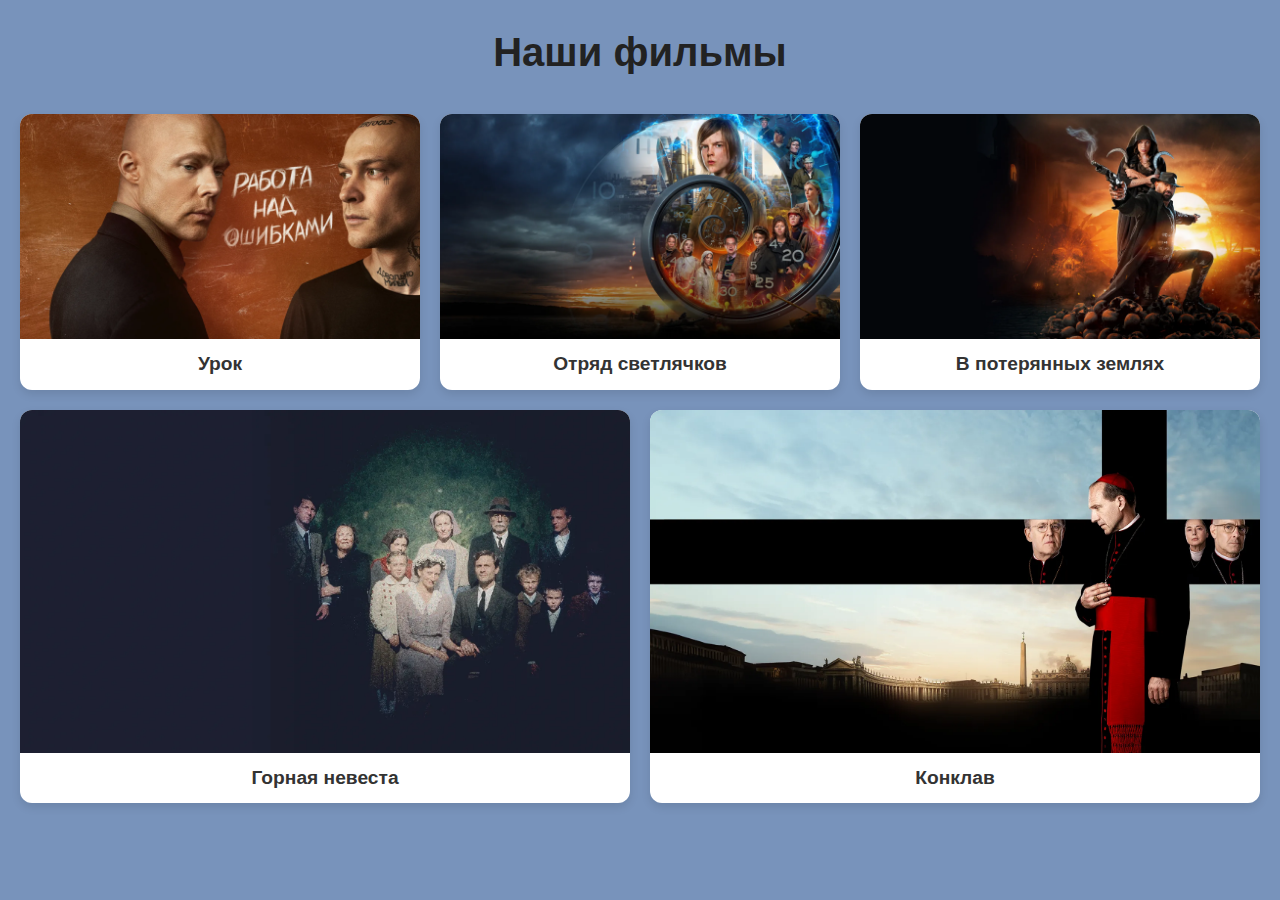
<file: index.html>
<!doctype html>
<html lang="ru">
    <head>
        <meta charset="UTF-8" />
        <title>Сайт отзывов о фильмах</title>
        <link rel="stylesheet" href="styles.css" />
    </head>
    <body>
        <header>
            <h1>Наши фильмы</h1>
        </header>

        <main>
            <div class="movies-grid" id="movies-grid"></div>
        </main>

        <script>
            const movies = [
                { id: 1, title: "Урок", poster: "images/1.webp" },
                { id: 2, title: "Отряд светлячков", poster: "images/2.webp" },
                {
                    id: 3,
                    title: "В потерянных землях",
                    poster: "images/3.webp",
                },
                {
                    id: 4,
                    title: "Горная невеста",
                    poster: "images/4.webp",
                },
                {
                    id: 5,
                    title: "Конклав",
                    poster: "images/5.webp",
                },
            ];

            const grid = document.getElementById("movies-grid");

            movies.forEach((movie) => {
                const card = document.createElement("div");
                card.className = "movie-card";
                card.innerHTML = `
        <img src="${movie.poster}" alt="Постер ${movie.title}">
        <h2>${movie.title}</h2>
      `;
                card.addEventListener("click", () => {
                    window.location.href = `film.html?film_id=${movie.id}`;
                });
                grid.appendChild(card);
            });
        </script>
    </body>
</html>
</file>
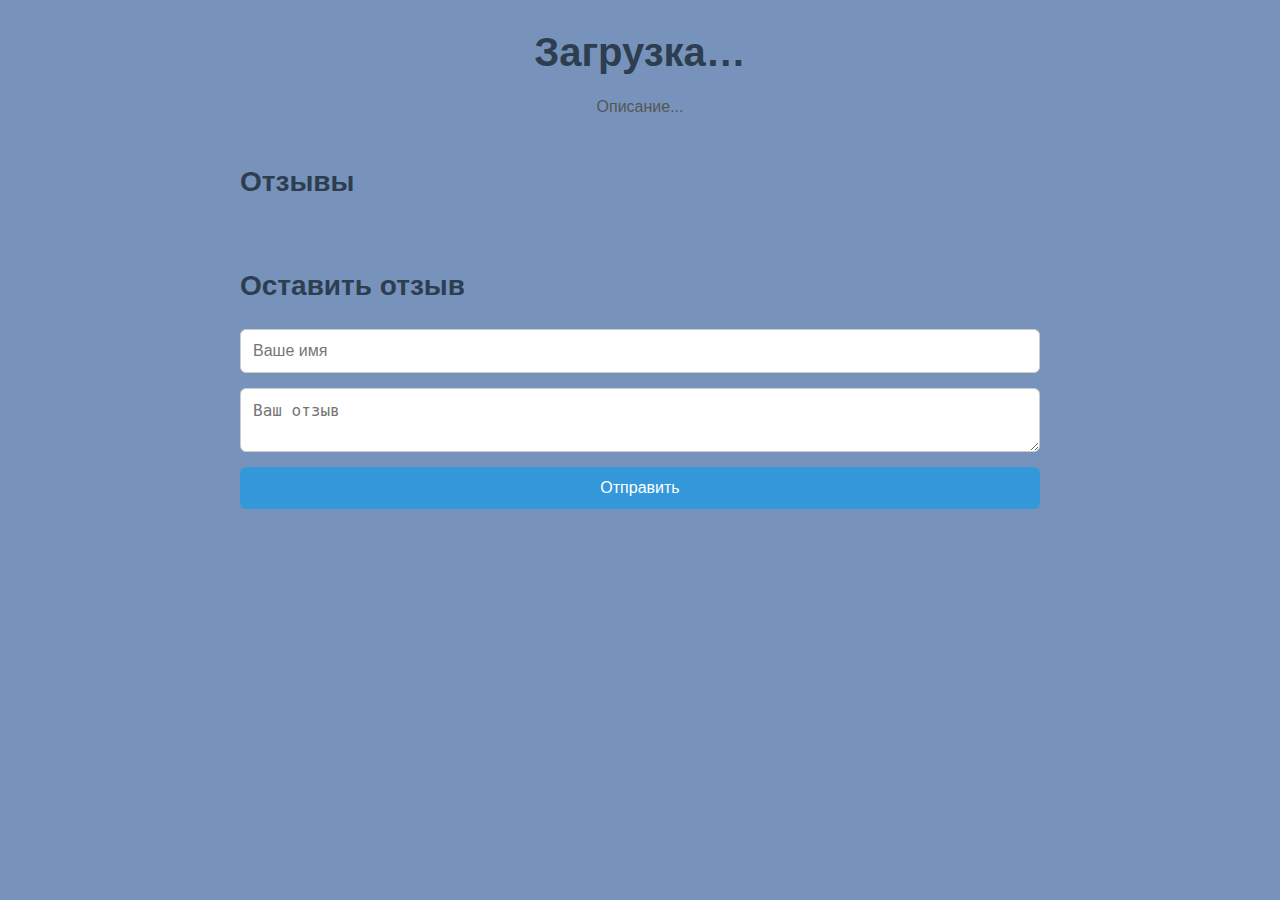
<file: film.html>
<!doctype html>
<html lang="ru">
    <head>
        <meta charset="UTF-8" />
        <title>Отзывы о фильме</title>
        <link rel="stylesheet" href="styles.css" />
    </head>
    <body>
        <div class="container">
            <header class="site-header">
                <h1 id="movie-title">Загрузка…</h1>
                <p id="movie-desc" class="movie-desc">Описание...</p>
            </header>

            <main>
                <section class="reviews-section">
                    <h2>Отзывы</h2>
                    <ul id="reviews-list" class="reviews-list"></ul>
                </section>

                <section class="form-section">
                    <h2>Оставить отзыв</h2>
                    <form id="review-form" class="review-form">
                        <input
                            type="text"
                            name="name"
                            placeholder="Ваше имя"
                            required
                        />
                        <textarea
                            name="text"
                            placeholder="Ваш отзыв"
                            required
                        ></textarea>
                        <button type="submit">Отправить</button>
                    </form>
                </section>
            </main>
        </div>

        <script>
            const params = new URLSearchParams(window.location.search);
            const filmId = params.get("film_id");

            const movieData = {
                1: {
                    title: "Урок",
                    desc: "Антон был успешным музыкантом, но после аварии, в которой погибла его девушка Лиза и года в наркологической клинике он все потерял. Теперь он возвращается в родной город, где у него остался лишь старший брат Константин, который всегда был его полной противоположностью.",
                },
                2: {
                    title: "Отряд светлячков",
                    desc: "История об обороне Аджимушкайских каменоломен. Это случилось в мае 1942 года — несколько отрядов войск Крымского фронта, вместе с жителями города укрылись от бомбежек в Аджимушкайских каменоломнях. Главный герой, современный мальчик, попавший с помощью нейросетевых технологий в прошлое, оказывается перед выбором: найти утерянные артефакты или помочь защитникам каменоломен. И он принимает решение разделить все тяготы этой жизни и, главное, подарить надежду этим людям.",
                },
                3: {
                    title: "В потерянных землях",
                    desc: "После гибели техногенной цивилизации в мир вернулись магия и монстры. По тайному заданию королевы ведьма Серая Элис отправляется из последнего города Земли в опасные Потерянные земли. Вместе с проводником Бойсом ей предстоит до полной Луны найти источник силы, что может обращать человека в зверя.",
                },
                4: {
                    title: "Горная невеста",
                    desc: "Молодой солдат Пьетро приезжает в отдаленную горную деревушку Вермильо, спасаясь от войны, и остается жить в семье местного учителя. Он влюбляется в старшую дочь хозяина, и чувства молодых людей изменят жизни каждого жителя этой деревушки навсегда.",
                },
                5: {
                    title: "Конклав",
                    desc: "После внезапной смерти Папы кардиналы готовятся к конклаву — выбору нового главы католической церкви. Руководить этим сакральным таинством поручено кардиналу Лоуренсу. Духовные лидеры со всего света прибывают в Ватикан, чтобы исполнить свой важнейший долг. Но вскоре Лоуренс понимает, что среди духовенства готовится заговор, и узнает о тайне, которая может пошатнуть самые основы Церкви.",
                },
            };
            document.getElementById("movie-title").textContent =
                movieData[filmId].title;
            document.getElementById("movie-desc").textContent =
                movieData[filmId].desc;

            const reviewsList = document.getElementById("reviews-list");
            function loadReviews() {
                fetch(`api/get_reviews.php?film_id=${filmId}`)
                    .then((res) => res.json())
                    .then((data) => {
                        reviewsList.innerHTML = "";
                        if (!data.reviews || data.reviews.length === 0) {
                            reviewsList.innerHTML = "<li>Пока нет отзывов</li>";
                            return;
                        }
                        data.reviews.forEach((r) => {
                            const li = document.createElement("li");
                            li.innerHTML = `<strong>${r.name}</strong> (${r.date}):<br>${r.text}`;
                            reviewsList.appendChild(li);
                        });
                    })
                    .catch((err) => console.error("Ошибка загрузки:", err));
            }
            loadReviews();

            document
                .getElementById("review-form")
                .addEventListener("submit", (e) => {
                    e.preventDefault();
                    const formData = new FormData(e.target);
                    formData.append("film_id", filmId);
                    fetch("api/add_review.php", {
                        method: "POST",
                        body: formData,
                    })
                        .then((res) => res.json())
                        .then((resp) => {
                            if (resp.success) {
                                loadReviews();
                                e.target.reset();
                            } else {
                                alert("Ошибка: " + resp.error);
                            }
                        })
                        .catch((err) => console.error("Ошибка отправки:", err));
                });
        </script>
    </body>
</html>
</file>
<file: styles.css>
* {
    margin: 0;
    padding: 0;
    box-sizing: border-box;
}

body {
    font-family: Arial, sans-serif;
    background: #f4f4f4;
    color: #333;
    padding: 20px;
}

header {
    text-align: center;
    margin-bottom: 30px;
}

h1 {
    font-size: 2.5rem;
    color: #222;
}

.movies-grid {
    display: flex;
    flex-wrap: wrap;
    gap: 20px;
}

.movie-card {
    flex: 1 0 calc(33.333% - 20px);
    box-sizing: border-box;
}

.movie-card {
    background: #fff;
    border-radius: 12px;
    overflow: hidden;
    box-shadow: 0 4px 10px rgba(0, 0, 0, 0.1);
    cursor: pointer;
    transition:
        transform 0.2s,
        box-shadow 0.2s;
}

.movie-card img {
    width: 100%;
    height: auto;
    display: block;
}

.movie-card h2 {
    font-size: 1.2rem;
    padding: 10px;
    text-align: center;
}

.movie-card:hover {
    transform: translateY(-5px);
    box-shadow: 0 8px 20px rgba(0, 0, 0, 0.15);
}

*,
*::before,
*::after {
    box-sizing: border-box;
    margin: 0;
    padding: 0;
}
body {
    font-family: "Helvetica Neue", Arial, sans-serif;
    line-height: 1.6;
    background-color:  #7893bb;
    color: #333;
    padding: 20px;
}
.container {
    max-width: 800px;
    margin: 0 auto;
}

.site-header {
    text-align: center;
    margin-bottom: 40px;
}
.site-header h1 {
    font-size: 2.5rem;
    color: #2c3e50;
}
.movie-desc {
    font-size: 1rem;
    color: #555;
    margin-top: 10px;
}

.reviews-section {
    margin-bottom: 40px;
}
.reviews-section h2 {
    font-size: 1.75rem;
    margin-bottom: 20px;
    color: #2c3e50;
}
.reviews-list {
    list-style: none;
    display: grid;
    grid-template-columns: 1fr;
    gap: 20px;
}
@media (min-width: 600px) {
    .reviews-list {
        grid-template-columns: 1fr 1fr;
    }
}
.review-item {
    background-color: #fff;
    padding: 20px;
    border-radius: 8px;
    box-shadow: 0 2px 6px rgba(0, 0, 0, 0.1);
}
.review-item header {
    display: flex;
    justify-content: space-between;
    margin-bottom: 10px;
}
.review-item header .name {
    font-weight: bold;
    color: #2c3e50;
}
.review-item header .date {
    font-size: 0.875rem;
    color: #888;
}
.review-item p {
    font-size: 1rem;
    color: #444;
    white-space: pre-wrap;
}

.form-section h2 {
    font-size: 1.75rem;
    margin-bottom: 20px;
    color: #2c3e50;
}
.review-form {
    display: grid;
    gap: 15px;
}
.review-form input,
.review-form textarea {
    width: 100%;
    padding: 12px;
    border: 1px solid #ccc;
    border-radius: 6px;
    font-size: 1rem;
    resize: vertical;
    transition: border-color 0.2s;
}
.review-form input:focus,
.review-form textarea:focus {
    border-color: #3498db;
    outline: none;
}
.review-form button {
    align-self: start;
    padding: 12px 20px;
    font-size: 1rem;
    background-color: #3498db;
    color: #fff;
    border: none;
    border-radius: 6px;
    cursor: pointer;
    transition:
        background-color 0.2s,
        transform 0.1s;
}
.review-form button:hover {
    background-color: #2980b9;
}
.review-form button:active {
    transform: scale(0.98);
}
</file>
